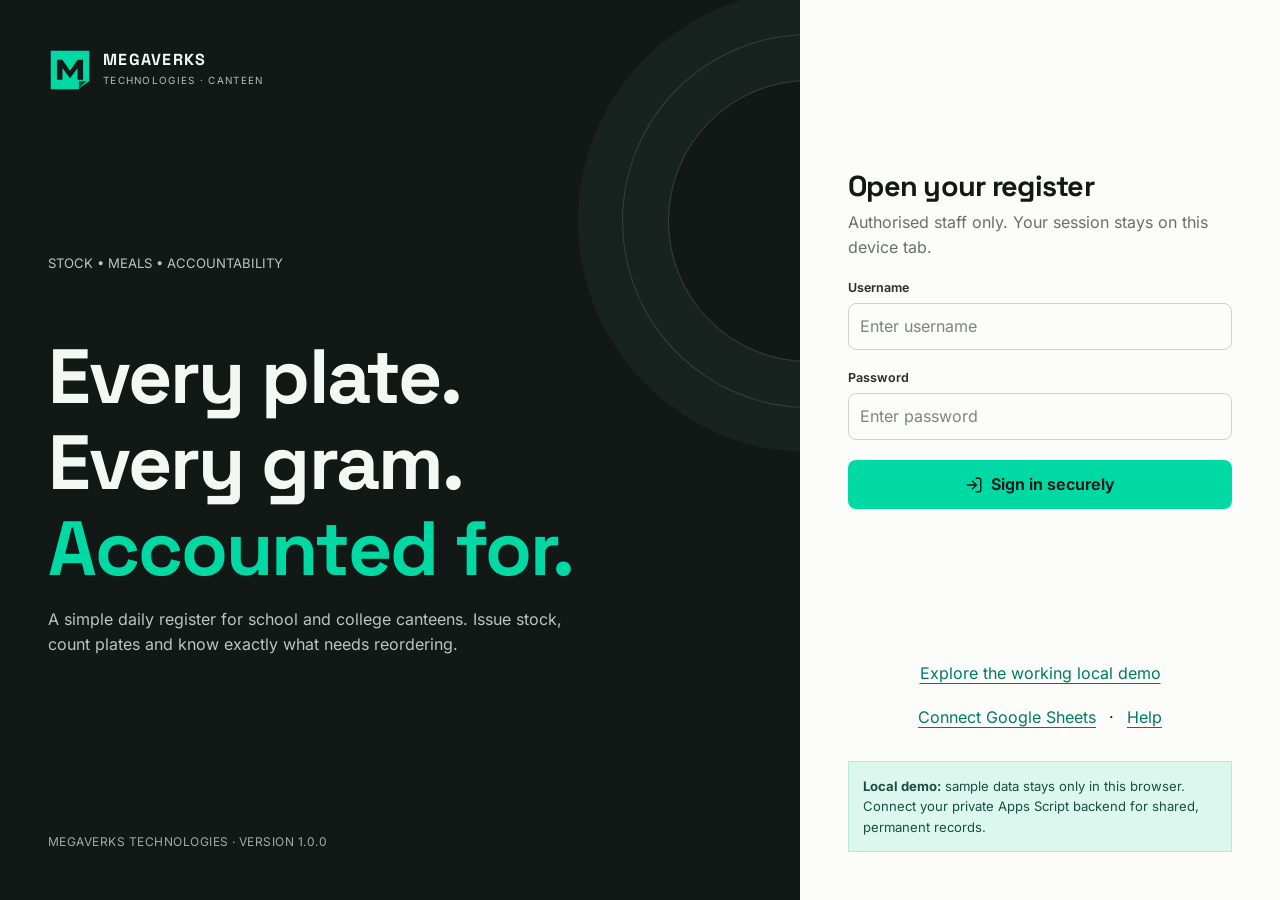
<file: index.html>
<!doctype html>
<html lang="en">
<head>
  <meta charset="utf-8">
  <meta name="viewport" content="width=device-width, initial-scale=1, viewport-fit=cover">
  <meta name="theme-color" content="#111816">
  <meta name="description" content="Megaverks Canteen — simple stock, meal issue and plate tracking for school and college canteens.">
  <meta http-equiv="Content-Security-Policy" content="default-src 'self'; script-src 'self'; style-src 'self' 'unsafe-inline'; img-src 'self' data: blob: https://drive.google.com https://lh3.googleusercontent.com; connect-src 'self' https://script.google.com https://script.googleusercontent.com; font-src 'self'; object-src 'none'; base-uri 'self'; form-action 'self'">
  <title>Megaverks Canteen</title>
  <link rel="manifest" href="manifest.webmanifest">
  <link rel="icon" href="assets/icon-192.png">
  <link rel="apple-touch-icon" href="assets/icon-192.png">
  <link rel="stylesheet" href="styles.css">
</head>
<body>
  <a class="skip-link" href="#main">Skip to content</a>
  <div id="app" aria-live="polite">
    <div class="boot" role="status"><span class="brand-mark small" aria-hidden="true">M</span><p>Opening canteen register…</p></div>
  </div>
  <div id="toast-region" class="toast-region" aria-live="assertive" aria-atomic="true"></div>
  <div id="modal-root"></div>
  <noscript><main class="noscript"><h1>JavaScript is required</h1><p>Please enable JavaScript to use the canteen register.</p></main></noscript>
  <script src="vendor/lucide.min.js" defer></script>
  <script src="config.js" defer></script>
  <script src="seed-data.js" defer></script>
  <script src="demo-api.js" defer></script>
  <script src="app.js" defer></script>
</body>
</html>
</file>
<file: styles.css>
@font-face{font-family:InterVar;src:url('assets/inter.woff2') format('woff2');font-weight:100 900;font-display:swap}
@font-face{font-family:SpaceGrotesk;src:url('assets/space-grotesk.woff2') format('woff2');font-weight:300 700;font-display:swap}
:root{--ink:#111816;--ink-2:#29332f;--muted:#65716c;--paper:#f3f5f2;--surface:#fcfdfb;--line:#d9dfdb;--mint:#00d9a3;--mint-dark:#007b5e;--mint-soft:#dcf8ee;--amber:#9b5d00;--amber-soft:#fff1cf;--red:#b63535;--red-soft:#fde8e5;--blue:#24649c;--blue-soft:#e4f0fa;--radius:12px;--shadow:0 14px 45px rgba(17,24,22,.10);--bottom:78px;--font:InterVar,"Segoe UI",sans-serif;--display:SpaceGrotesk,InterVar,sans-serif}
*{box-sizing:border-box}html{min-height:100%;background:var(--paper);scroll-behavior:smooth}body{margin:0;min-width:320px;min-height:100dvh;color:var(--ink);background:var(--paper);font:16px/1.55 var(--font);-webkit-font-smoothing:antialiased}button,input,select,textarea{font:inherit}button,a,select,input[type=date],input[type=file]{cursor:pointer}button{min-height:44px}button:disabled{cursor:not-allowed;opacity:.48}a{color:inherit}img,svg{max-width:100%}h1,h2,h3,p{margin-top:0}h1,h2,h3{font-family:var(--display);line-height:1.12;letter-spacing:-.025em}h1{font-size:clamp(1.8rem,5vw,2.55rem);margin-bottom:8px}h2{font-size:1.3rem}h3{font-size:1.05rem}.muted{color:var(--muted)}.small{font-size:.82rem}.tiny{font-size:.75rem}.strong{font-weight:700}.num{font-variant-numeric:tabular-nums}.hidden{display:none!important}.sr-only{position:absolute;width:1px;height:1px;padding:0;margin:-1px;overflow:hidden;clip:rect(0,0,0,0);white-space:nowrap;border:0}.skip-link{position:fixed;left:12px;top:-60px;background:var(--mint);color:var(--ink);padding:12px;z-index:100}.skip-link:focus{top:12px}button:focus-visible,a:focus-visible,input:focus-visible,select:focus-visible,textarea:focus-visible{outline:3px solid #007d61;outline-offset:3px}
.boot{min-height:100dvh;display:grid;place-content:center;text-align:center}.brand-logo-img{display:block;width:44px;height:44px;flex:none}.brand-mark{display:inline-grid;place-items:center;width:44px;height:44px;background:var(--mint);color:var(--ink);font:700 1.5rem var(--display);clip-path:polygon(0 0,100% 0,100% 72%,72% 100%,0 100%)}.brand-mark.small{width:38px;height:38px;font-size:1.25rem}.brand-word{font:700 1rem/1 var(--display);letter-spacing:.08em}.brand-sub{font-size:.62rem;letter-spacing:.13em;color:var(--muted);margin-top:5px}.brand{display:flex;align-items:center;gap:11px;text-decoration:none;min-height:44px}.brand.on-dark .brand-sub{color:#b4c0ba}.brand.on-dark .brand-word{color:#f4f8f5}
.login-shell{min-height:100dvh;display:grid;background:var(--ink);color:#f4f8f5}.login-visual{padding:28px 24px;display:flex;flex-direction:column;min-height:320px;position:relative;overflow:hidden}.login-visual:after{content:"";position:absolute;width:280px;height:280px;border:1px solid #34413b;border-radius:50%;right:-150px;top:80px;box-shadow:0 0 0 45px #18231f,0 0 0 46px #34413b,0 0 0 90px #18231f;pointer-events:none}.login-copy{margin:auto 0;position:relative;z-index:1;max-width:530px}.login-copy h1{font-size:clamp(2.35rem,9vw,4.8rem);max-width:700px;margin:28px 0 16px}.login-copy h1 span{color:var(--mint)}.login-copy p{color:#bac6bf;max-width:52ch}.login-foot{font-size:.75rem;color:#9eaea5;letter-spacing:.04em}.login-panel{background:var(--surface);color:var(--ink);padding:32px 22px calc(32px + env(safe-area-inset-bottom));display:flex;flex-direction:column;justify-content:center}.login-form{width:100%;max-width:430px;margin:auto}.login-form h2{font-size:1.8rem;margin-bottom:8px}.login-form .field{margin-top:18px}.login-form .btn{width:100%;margin-top:20px}.login-meta{text-align:center;margin:20px 0 0}.text-btn{border:0;background:none;color:var(--mint-dark);text-decoration:underline;text-underline-offset:4px;padding:8px;min-height:44px}.setup-note{background:var(--mint-soft);padding:14px;border:1px solid #b8e8d8;margin-top:22px;font-size:.82rem;color:#194f40}
.app-shell{min-height:100dvh}.topbar{position:sticky;top:0;z-index:30;background:var(--ink);color:#f4f8f5;padding:calc(10px + env(safe-area-inset-top)) 16px 10px;display:flex;align-items:center;gap:12px;min-height:68px}.topbar .institution{border-left:1px solid #3c4942;padding-left:12px;min-width:0;flex:1}.institution-name{font:600 .9rem var(--display);white-space:nowrap;overflow:hidden;text-overflow:ellipsis}.institution-meta{font-size:.7rem;color:#b4c0ba}.top-actions{display:flex;align-items:center;gap:2px}.icon-btn{border:0;background:transparent;color:inherit;width:44px;height:44px;display:inline-grid;place-items:center;border-radius:8px;position:relative}.icon-btn:hover{background:rgba(127,150,138,.15)}.icon-btn svg{width:21px;height:21px}.sync-dot{position:absolute;width:8px;height:8px;border-radius:50%;background:var(--mint);right:7px;top:7px}.sync-dot.offline{background:#f4b94e}.desktop-rail{display:none}.page{padding:20px 16px calc(var(--bottom) + 28px);max-width:1440px;margin:0 auto}.page-head{display:flex;justify-content:space-between;align-items:flex-start;gap:12px;margin-bottom:20px}.page-head p{margin-bottom:0;color:var(--muted);font-size:.9rem}.date-control{display:flex;align-items:center;gap:6px}.date-control input{width:145px;background:var(--surface);border:1px solid var(--line);padding:10px;border-radius:8px;color:var(--ink);min-height:44px}.head-actions{display:flex;gap:8px;flex-wrap:wrap}.bottom-nav{position:fixed;z-index:35;left:0;right:0;bottom:0;background:var(--surface);border-top:1px solid var(--line);display:grid;grid-template-columns:repeat(4,1fr);padding:5px 6px calc(5px + env(safe-area-inset-bottom));box-shadow:0 -5px 24px rgba(17,24,22,.06)}.nav-btn{border:0;background:transparent;color:var(--muted);display:flex;flex-direction:column;align-items:center;justify-content:center;gap:2px;min-height:58px;font-size:.72rem;border-radius:8px}.nav-btn svg{width:21px}.nav-btn.active{color:var(--ink);background:var(--mint-soft)}.nav-btn.active svg{color:var(--mint-dark)}
.btn{border:1px solid transparent;border-radius:8px;background:var(--ink);color:#f6faf7;padding:11px 16px;display:inline-flex;align-items:center;justify-content:center;gap:8px;font-weight:650;text-decoration:none;transition:transform .15s ease,background .15s ease}.btn:hover{background:#28342f}.btn:active{transform:scale(.98)}.btn svg{width:18px;height:18px}.btn-primary{background:var(--mint);color:var(--ink)}.btn-primary:hover{background:#00c795}.btn-secondary{background:var(--surface);border-color:var(--line);color:var(--ink)}.btn-secondary:hover{background:#edf1ed}.btn-ghost{background:transparent;color:var(--ink);border-color:transparent}.btn-danger{background:var(--red-soft);color:var(--red);border-color:#efc2bd}.btn-sm{padding:7px 11px;min-height:44px;font-size:.85rem}.btn-block{width:100%}.button-row{display:flex;gap:8px;align-items:center;flex-wrap:wrap}.button-row .grow{flex:1}.section{margin:24px 0}.section-head{display:flex;align-items:center;justify-content:space-between;gap:12px;margin-bottom:12px}.section-head h2,.section-head h3{margin:0}.surface{background:var(--surface);border:1px solid var(--line);border-radius:var(--radius);padding:16px}.notice{border:1px solid #e7cd91;background:var(--amber-soft);color:#65420b;padding:12px 14px;border-radius:8px;display:flex;gap:10px;align-items:flex-start}.notice svg{flex:none;width:19px;margin-top:2px}.notice p{margin:0}.notice.error{background:var(--red-soft);border-color:#edb8b2;color:#792a2a}.notice.success{background:var(--mint-soft);border-color:#b8e8d8;color:#155644}.notice.info{background:var(--blue-soft);border-color:#c2d8ea;color:#214d72}
.stats{display:grid;grid-template-columns:repeat(2,minmax(0,1fr));border-top:1px solid var(--line);border-left:1px solid var(--line);margin-bottom:22px}.stat{background:var(--surface);padding:14px;border-right:1px solid var(--line);border-bottom:1px solid var(--line)}.stat-value{font:650 1.55rem var(--display);font-variant-numeric:tabular-nums}.stat-label{color:var(--muted);font-size:.75rem;margin-top:3px}.stat.accent{background:var(--mint-soft)}.stat.warn .stat-value{color:var(--amber)}.stat.danger .stat-value{color:var(--red)}
.meal-tabs{display:grid;grid-template-columns:repeat(4,minmax(0,1fr));gap:5px;margin-bottom:18px}.meal-tab{border:1px solid var(--line);background:var(--surface);min-height:64px;padding:8px 3px;border-radius:8px;color:var(--muted);display:flex;flex-direction:column;align-items:center;justify-content:center;font-size:.72rem;line-height:1.2}.meal-tab svg{width:18px;margin-bottom:4px}.meal-tab.active{background:var(--ink);border-color:var(--ink);color:#f7faf8}.meal-tab .meal-state{font-size:.65rem;margin-top:3px}.meal-tab.complete:not(.active){border-color:#8ed9c2;color:var(--mint-dark);background:var(--mint-soft)}.meal-layout{display:flex;flex-direction:column;gap:18px}.meal-side{display:contents}.plates-panel{order:-1}.plates-panel{background:var(--ink);color:#f5f8f6;border-radius:var(--radius);padding:18px}.plates-panel h2{margin-bottom:4px}.plates-panel .muted{color:#b4c0ba}.plate-grid{display:grid;grid-template-columns:1fr 1fr;gap:10px}.plates-panel label,.plates-panel .field>span{color:#c5d0c9}.plates-panel .field .muted{color:#aebcb3}.plates-panel input,.plates-panel select{background:#202b26;color:#f5f8f6;border-color:#46544c}.plates-panel .menu-field{grid-column:1/-1}.plates-panel .btn{margin-top:12px}.field{display:flex;flex-direction:column;gap:6px;min-width:0}.field>span,.field>label,.field-label{font-size:.78rem;font-weight:650;color:var(--ink-2)}input,select,textarea{width:100%;min-height:44px;border:1px solid #cbd3cd;border-radius:8px;background:var(--surface);color:var(--ink);padding:10px 11px}input[type=checkbox]{width:20px;min-height:20px;accent-color:var(--mint-dark)}textarea{min-height:84px;resize:vertical}input::placeholder{color:#7b867f}.input-with-unit{position:relative}.input-with-unit input{padding-right:52px}.input-with-unit span{position:absolute;right:12px;top:11px;color:var(--muted);font-size:.8rem}.form-grid{display:grid;gap:12px}.two-col{grid-template-columns:repeat(2,minmax(0,1fr))}.three-col{grid-template-columns:repeat(2,minmax(0,1fr))}
.item-picker{border:1px solid var(--line);background:var(--surface);border-radius:var(--radius);overflow:hidden}.picker-tools{padding:12px;border-bottom:1px solid var(--line);display:flex;gap:8px}.search-wrap{position:relative;flex:1}.search-wrap svg{position:absolute;width:18px;left:12px;top:13px;color:var(--muted);pointer-events:none}.search-wrap input{padding-left:38px}.picker-tools .btn{white-space:nowrap}.category-label{font-size:.7rem;letter-spacing:.08em;text-transform:uppercase;color:var(--muted);font-weight:700;margin:16px 12px 7px}.item-grid{display:grid;grid-template-columns:repeat(2,minmax(0,1fr));gap:7px;padding:0 10px 10px}.item-tile{border:1px solid var(--line);background:#f8faf7;color:var(--ink);border-radius:8px;padding:10px;text-align:left;min-height:60px;display:flex;flex-direction:column;justify-content:center}.item-tile:hover{border-color:#77bda7;background:var(--mint-soft)}.item-tile .item-name{font-weight:650;font-size:.85rem;line-height:1.2}.item-tile .item-stock{font-size:.7rem;color:var(--muted);margin-top:4px}.item-tile:disabled .item-stock{color:var(--red)}.empty{padding:28px 16px;text-align:center;color:var(--muted)}.empty svg{width:30px;height:30px;margin-bottom:8px}.issue-panel{border-top:1px solid var(--line);padding-top:20px}.issue-lines{display:grid;gap:8px}.issue-line{display:grid;grid-template-columns:minmax(0,1fr) auto;gap:8px;background:var(--surface);border:1px solid var(--line);border-radius:8px;padding:10px}.issue-line-title{font-weight:650}.stepper{display:flex;align-items:center;gap:4px}.stepper button{width:44px;height:44px;border:1px solid var(--line);background:#edf2ed;border-radius:8px;font-size:1.2rem;color:var(--ink)}.stepper input{width:66px;text-align:center;padding:7px 4px;font-variant-numeric:tabular-nums}.stepper .unit{font-size:.72rem;color:var(--muted);min-width:24px}.issue-line .remove{grid-column:1/-1;justify-self:end;margin-top:-4px}.issue-footer{margin-top:14px;display:grid;gap:12px}.issue-total{font:600 1rem var(--display)}.local-name{display:block;color:var(--muted);font-size:.72rem;font-weight:400}
.toolbar{display:flex;flex-direction:column;gap:10px;margin-bottom:14px}.toolbar .search-wrap{width:100%}.filters{display:flex;gap:8px;overflow-x:auto;padding-bottom:3px}.filters select{width:auto;min-width:130px;flex:1}.table-frame{border:1px solid #aeb9b1;background:var(--surface);overflow:hidden}.table-scroll{overflow-x:auto}.data-table{border-collapse:collapse;width:100%;font-size:.82rem}.data-table th{background:var(--ink);color:#eef5f0;text-align:left;font-weight:600;padding:11px 12px;white-space:nowrap;border:1px solid #3c4841}.data-table td{padding:11px 12px;border:1px solid var(--line);vertical-align:middle}.data-table tbody tr:nth-child(even){background:#f3f6f2}.data-table .num{text-align:right;white-space:nowrap}.status{display:inline-flex;align-items:center;gap:6px;font-size:.72rem;font-weight:650;white-space:nowrap}.status:before{content:"";width:8px;height:8px;border-radius:50%;background:currentColor}.status.ok{color:#087052}.status.low{color:var(--amber)}.status.out{color:var(--red)}.status.inactive{color:var(--muted)}.row-actions{display:flex;gap:4px}.stock-mobile{display:none}.stock-name{font-weight:650}.stock-sub{font-size:.7rem;color:var(--muted)}
.mode-tabs{display:flex;border-bottom:1px solid var(--line);margin:-4px 0 20px;overflow-x:auto}.mode-tab{border:0;border-bottom:3px solid transparent;background:transparent;padding:12px 14px;white-space:nowrap;color:var(--muted);font-weight:650}.mode-tab.active{border-color:var(--mint-dark);color:var(--ink)}.upload-zone{border:1.5px dashed #9bac9f;background:var(--surface);border-radius:var(--radius);padding:26px 18px;text-align:center}.upload-zone svg{width:36px;height:36px;color:var(--mint-dark);margin-bottom:8px}.upload-zone input{margin-top:14px}.file-note{font-size:.75rem;color:var(--muted);margin:10px 0 0}.scan-preview{display:grid;gap:16px}.document-preview{max-height:420px;width:100%;object-fit:contain;background:#e7ebe7;border:1px solid var(--line)}.review-line{border:1px solid var(--line);border-radius:8px;padding:12px;background:var(--surface);margin-bottom:10px}.review-line.flagged{background:var(--amber-soft);border-color:#dfbc70}.review-line-top{display:flex;justify-content:space-between;gap:8px;margin-bottom:10px}.review-line-top strong{font-size:.9rem}.review-grid{display:grid;grid-template-columns:1fr 1fr;gap:8px}.review-grid .wide{grid-column:1/-1}.line-message{font-size:.72rem;color:#7c4d00;margin:8px 0 0}.divider{height:1px;background:var(--line);margin:20px 0}.count-row{display:grid;grid-template-columns:minmax(0,1fr) 110px;gap:10px;padding:12px 0;border-bottom:1px solid var(--line);align-items:center}.count-row .count-stock{font-size:.75rem;color:var(--muted)}.summary-strip{display:flex;justify-content:space-between;gap:10px;background:var(--ink);color:#f2f6f3;padding:14px;border-radius:8px;margin:14px 0}.summary-strip strong{color:var(--mint)}
.report-grid{display:grid;gap:16px}.chart-box{background:var(--surface);border:1px solid var(--line);padding:16px;border-radius:var(--radius)}.bar-row{display:grid;grid-template-columns:110px 1fr 50px;gap:8px;align-items:center;margin:12px 0;font-size:.8rem}.bar-track{height:12px;background:#e2e8e3;overflow:hidden}.bar-fill{height:100%;background:var(--mint-dark)}.report-list{list-style:none;margin:0;padding:0}.report-list li{display:flex;justify-content:space-between;gap:12px;border-bottom:1px solid var(--line);padding:11px 0}.report-list li:last-child{border-bottom:0}.report-tabs{margin-bottom:16px}.print-only{display:none}
.modal-backdrop{position:fixed;inset:0;background:rgba(10,17,14,.62);z-index:60;display:flex;align-items:flex-end;justify-content:center;padding:0}.modal{background:var(--paper);width:100%;max-height:92dvh;overflow:auto;border-radius:18px 18px 0 0;box-shadow:var(--shadow);padding:18px 16px calc(20px + env(safe-area-inset-bottom));animation:modal-in .2s ease-out}.modal-head{display:flex;justify-content:space-between;align-items:flex-start;gap:12px;position:sticky;top:-18px;background:var(--paper);z-index:2;padding:4px 0 12px}.modal-head h2{margin:0}.modal-body{max-width:100%}.modal-actions{display:flex;justify-content:flex-end;gap:8px;margin-top:20px;position:sticky;bottom:-20px;background:var(--paper);padding:12px 0}.settings-nav{display:grid;grid-template-columns:repeat(2,1fr);gap:8px;margin-bottom:20px}.settings-nav .btn{justify-content:flex-start}.settings-section{display:grid;gap:12px}.settings-section .surface{border-radius:8px}.user-chip{display:flex;align-items:center;gap:10px}.avatar{width:40px;height:40px;border-radius:50%;background:var(--mint);display:grid;place-items:center;font-weight:750}.admin-row{display:grid;grid-template-columns:1fr auto;gap:10px;padding:12px 0;border-bottom:1px solid var(--line);align-items:center}.admin-row:last-child{border:0}.code-box{background:#17211d;color:#d8eee3;padding:14px;border-radius:8px;overflow:auto;font:12px/1.6 monospace;word-break:break-all}.help-list{padding-left:20px}.help-list li{margin-bottom:10px}.toast-region{position:fixed;z-index:90;top:calc(78px + env(safe-area-inset-top));left:12px;right:12px;display:grid;gap:8px;pointer-events:none}.toast{background:var(--ink);color:#f5f8f6;border:1px solid #3c4c43;border-radius:8px;padding:12px 14px;box-shadow:var(--shadow);display:flex;gap:10px;align-items:flex-start;animation:toast-in .2s ease-out;pointer-events:auto}.toast.error{background:#6e2525;border-color:#a95858}.toast.success{background:#134f3e;border-color:#2e7d65}.toast svg{width:18px;flex:none;margin-top:2px}.loading-line{display:flex;align-items:center;gap:10px;color:var(--muted)}.spinner{width:20px;height:20px;border:2px solid #c8d4cb;border-top-color:var(--mint-dark);border-radius:50%;animation:spin .7s linear infinite;flex:none}.offline-banner{background:#6f4911;color:#fff7e6;text-align:center;padding:5px 12px;font-size:.75rem}.noscript{padding:40px;max-width:600px;margin:auto}
@keyframes spin{to{transform:rotate(360deg)}}@keyframes modal-in{from{opacity:.6;transform:translateY(18px)}to{opacity:1;transform:translateY(0)}}@keyframes toast-in{from{opacity:0;transform:translateY(-8px)}to{opacity:1;transform:translateY(0)}}
@media(min-width:560px){.page{padding:26px 24px calc(var(--bottom) + 32px)}.stats{grid-template-columns:repeat(4,minmax(0,1fr))}.item-grid{grid-template-columns:repeat(3,minmax(0,1fr))}.form-grid.three-col{grid-template-columns:repeat(3,minmax(0,1fr))}.toolbar{flex-direction:row}.toolbar .filters{max-width:55%}.modal-backdrop{align-items:center;padding:24px}.modal{max-width:720px;border-radius:16px;padding:24px}.modal-head{top:-24px}.login-panel{padding:40px}.scan-preview{grid-template-columns:minmax(0,.8fr) minmax(0,1.2fr)}.report-grid{grid-template-columns:repeat(2,minmax(0,1fr))}.review-grid{grid-template-columns:2fr 1fr 1fr}.review-grid .wide{grid-column:auto}.stock-mobile{display:none}}
@media(min-width:900px){.login-shell{grid-template-columns:minmax(0,1.25fr) minmax(400px,.75fr)}.login-visual{padding:48px;min-height:100dvh}.login-copy h1{margin-top:60px}.login-panel{padding:48px}.topbar{padding-left:28px;padding-right:28px}.topbar .brand{margin-right:20px}.institution-name{font-size:1rem}.desktop-rail{display:flex;gap:4px;flex:1;justify-content:center}.desktop-rail .nav-btn{flex-direction:row;padding:10px 14px;min-height:44px;font-size:.8rem;color:#b6c1ba}.desktop-rail .nav-btn.active{background:#25352d;color:var(--mint)}.desktop-rail .nav-btn svg{width:18px}.bottom-nav{display:none}.page{padding:32px 32px 48px}.meal-layout{display:grid;grid-template-columns:minmax(0,1.65fr) minmax(300px,.75fr);align-items:start}.meal-side{display:flex;flex-direction:column;gap:18px}.meal-layout .item-picker{max-height:850px;overflow:auto}.plates-panel{order:initial}.issue-panel{border-top:1px solid var(--line);padding-top:18px}.plate-grid{grid-template-columns:1fr 1fr}.issue-lines{max-height:360px;overflow:auto}.item-grid{grid-template-columns:repeat(3,minmax(0,1fr))}.page-head{margin-bottom:28px}.stats{margin-bottom:28px}.stat{padding:18px}.stat-value{font-size:1.8rem}.section{margin:30px 0}.report-grid{grid-template-columns:repeat(3,minmax(0,1fr))}.report-grid .wide{grid-column:span 2}.modal{max-width:840px}.toast-region{left:auto;right:24px;width:390px}.scan-preview{grid-template-columns:minmax(280px,.65fr) minmax(0,1.35fr)}}
@media(min-width:1200px){.item-grid{grid-template-columns:repeat(4,minmax(0,1fr))}.page{padding-left:44px;padding-right:44px}.meal-layout{grid-template-columns:minmax(0,1.8fr) 360px}.topbar .institution{flex:0 1 260px}.desktop-rail{justify-content:flex-start}.top-actions{margin-left:auto}}
@media(max-width:559px){.page-head{flex-wrap:nowrap;gap:8px}.page-head>div:first-child{min-width:0}.page-head p{display:none}.page-head h1{font-size:1.55rem}.date-control input{width:132px}.stats{grid-template-columns:repeat(2,minmax(0,1fr));margin-bottom:16px}.day-stats{grid-template-columns:repeat(4,minmax(0,1fr))}.day-stats .stat{padding:9px 7px;min-width:0}.day-stats .stat-value{font-size:1.3rem}.stat-label{font-size:.75rem;line-height:1.3}.stock-desktop{display:none}.stock-mobile{display:grid;gap:0}.stock-card{padding:13px 12px;border-bottom:1px solid var(--line);display:grid;grid-template-columns:1fr auto;gap:8px}.stock-card:last-child{border:0}.stock-card .stock-balance{text-align:right;font:650 1.1rem var(--display)}.stock-card .stock-details{grid-column:1/-1;display:flex;justify-content:space-between;gap:8px;align-items:center}.page-head{flex-wrap:wrap}.page-head .head-actions{width:100%}.page-head .head-actions .btn{flex:1}.topbar{padding-left:12px;padding-right:8px}.topbar .brand-sub{display:none}.topbar .brand-word{font-size:.82rem}.topbar .brand-mark{width:34px;height:34px}.topbar .institution{padding-left:8px}.institution-name{font-size:.78rem}.institution-meta{font-size:.65rem}.plate-grid{gap:8px}.plates-panel{padding:15px}.modal-actions .btn{flex:1}.bar-row{grid-template-columns:90px 1fr 42px}.review-line{padding:10px}.top-actions .help-top{display:none}}
@media print{body{background:#fff;color:#000;font-size:11px}.topbar,.bottom-nav,.desktop-rail,.page-head .head-actions,.toolbar,.no-print,.toast-region{display:none!important}.page{padding:0;max-width:none}.print-only{display:block}.report-grid{display:block}.chart-box,.surface,.table-frame{break-inside:avoid;border-color:#777;margin-bottom:14px}.data-table th{background:#eee;color:#000;border-color:#777}.data-table td{border-color:#999}.print-header{display:block!important;margin-bottom:20px}.bar-fill{background:#555}}
@media(prefers-reduced-motion:reduce){*,*:before,*:after{animation-duration:.01ms!important;animation-iteration-count:1!important;transition-duration:.01ms!important;scroll-behavior:auto!important}}
.item-tile.has-photo{position:relative;padding-left:58px}
.item-photo{position:absolute;left:10px;top:50%;width:38px;height:38px;transform:translateY(-50%);border-radius:8px;background:#e4e9e5 center/cover no-repeat;border:1px solid var(--line)}
.item-tile.has-photo{position:relative;padding-left:58px}
.item-photo{position:absolute;left:10px;top:50%;width:38px;height:38px;transform:translateY(-50%);border-radius:8px;background:#e4e9e5 center/cover no-repeat;border:1px solid var(--line)}
@media(max-width:559px){.page-head:has(.head-actions){flex-wrap:wrap}}
.report-grid>*{min-width:0}
</file>
